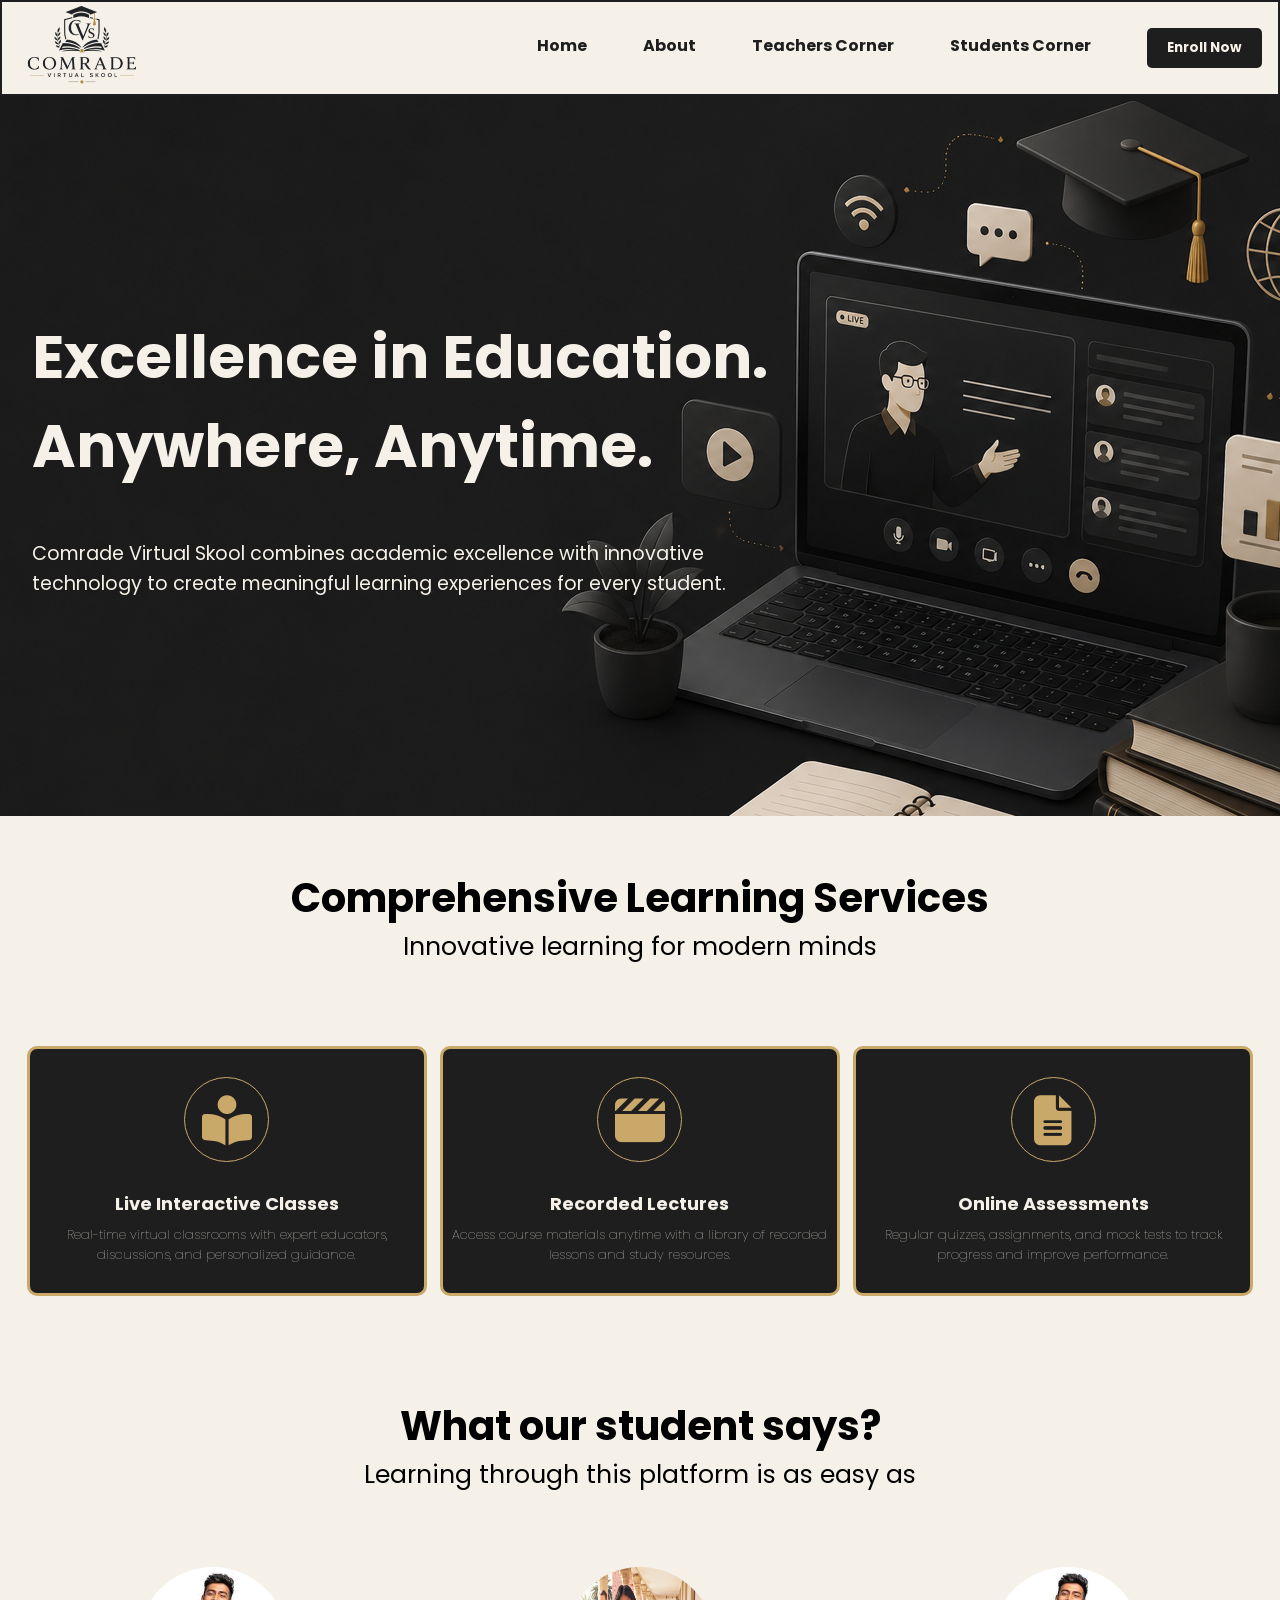
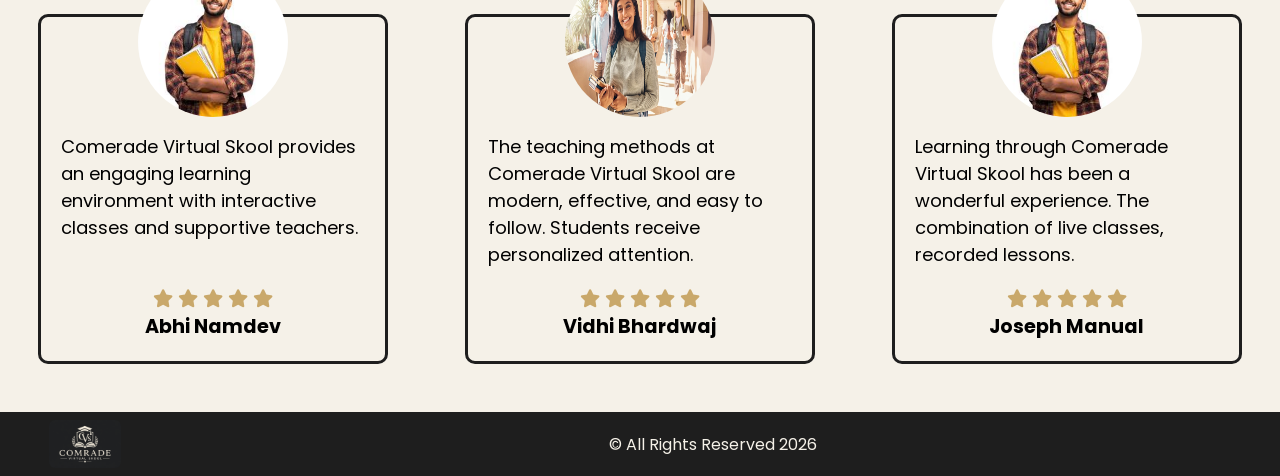
<file: CVS/main/index.html>
<!doctype html>
<html lang="en">

<head>
  <meta charset="UTF-8" />
  <meta name="viewport" content="width=device-width, initial-scale=1.0" />
  <title>Virtual Skool</title>
  <link rel="preconnect" href="https://fonts.googleapis.com" />
  <link rel="preconnect" href="https://fonts.gstatic.com" crossorigin />
  <link href="https://fonts.googleapis.com/css2?family=Poppins:wght@400;500;600;700;800&display=swap"
    rel="stylesheet" />
  <link rel="stylesheet" href="https://cdnjs.cloudflare.com/ajax/libs/font-awesome/6.7.2/css/all.min.css" />

  <!-- css -->
  <link rel="stylesheet" href="./style.css" />
  <link rel="stylesheet" href="./hero/hero.css" />
  <link rel="stylesheet" href="./services/services.css" />
  <link rel="stylesheet" href="./testimonial/testimonial.css" />
  <link rel="stylesheet" href="./contact-us/contact.css" />
</head>

<body>
  <div class="mainpage">
    <header class="head">
      <a href="./index.html">
        <img src="./Images/logocvs-removebg-preview.png" alt="Comrade Virtual Skool logo" class="logo" />
      </a>
      <nav class="links">
        <a href="#">Home</a>
        <a href="./about/about.html">About</a>
        <a href="./admission/admission.html">Teachers Corner</a>
        <a href="./student-corner/studencorner.html">Students Corner</a>

        <button class="button" onclick="window.location.href = './contact-us/contact.html'">
          Enroll Now
        </button>
      </nav>
    </header>
    <main class="page">
      <div class="hero">
        <div class="heroContent">
          <h1>Excellence in Education. Anywhere, Anytime.</h1>
          <p>
            Comrade Virtual Skool combines academic excellence with innovative
            technology to create meaningful learning experiences for every
            student.
          </p>
        </div>
      </div>

      <div class="services">
        <div class="title">
          <h2>Comprehensive Learning Services</h2>
          <p>Innovative learning for modern minds</p>
        </div>
        <div class="cards">
          <div class="card">
            <div class="icon">
              <i class="fa-solid fa-book-open-reader" style="color: #c9a86a"></i>
            </div>
            <div class="cardheader">
              <h3>Live Interactive Classes</h3>
              <p>
                Real-time virtual classrooms with expert educators,
                discussions, and personalized guidance.
              </p>
            </div>
          </div>
          <div class="card">
            <div class="icon">
              <i class="fa-solid fa-clapperboard" style="color: #c9a86a"></i>
            </div>
            <div class="cardheader">
              <h3>Recorded Lectures</h3>
              <p>
                Access course materials anytime with a library of recorded
                lessons and study resources.
              </p>
            </div>
          </div>
          <div class="card">
            <div class="icon">
              <i class="fa-solid fa-file-lines" style="color: #c9a86a"></i>
            </div>
            <div class="cardheader">
              <h3>Online Assessments</h3>
              <p>
                Regular quizzes, assignments, and mock tests to track progress
                and improve performance.
              </p>
            </div>
          </div>
        </div>
      </div>

      <div class="testimonial">
        <div class="title">
          <h2>What our student says?</h2>
          <p>Learning through this platform is as easy as</p>
        </div>
        <div class="cards">
          <div class="tscard">
            <img src="./Images/jklm.jpg" alt="joseph" />
            <p>
              Comerade Virtual Skool provides an engaging learning environment with interactive classes and supportive
              teachers.

            </p>
            <div class="cardx">
              <div class="rating">
                <i class="fa-solid fa-star"></i>
                <i class="fa-solid fa-star"></i>
                <i class="fa-solid fa-star"></i>
                <i class="fa-solid fa-star"></i>
                <i class="fa-solid fa-star"></i>
              </div>

              <h3>Abhi Namdev</h3>
            </div>
          </div>
          <div class="tscard">
            <img src="./Images/gurlll.webp" alt="joseph" />
            <p>
              The teaching methods at Comerade Virtual Skool are modern, effective, and easy to follow.
              Students receive personalized attention.
            <div class="cardx">
              <div class="rating">
                <i class="fa-solid fa-star"></i>
                <i class="fa-solid fa-star"></i>
                <i class="fa-solid fa-star"></i>
                <i class="fa-solid fa-star"></i>
                <i class="fa-solid fa-star"></i>
              </div>

              <h3>Vidhi Bhardwaj</h3>
            </div>
          </div>
          <div class="tscard">
            <img src="./Images/jklm.jpg" alt="joseph" />
            <p>
              Learning through Comerade Virtual Skool has been a wonderful experience.
              The combination of live classes, recorded lessons.
            <div class="cardx">
              <div class="cardx">
                <div class="rating">
                  <i class="fa-solid fa-star"></i>
                  <i class="fa-solid fa-star"></i>
                  <i class="fa-solid fa-star"></i>
                  <i class="fa-solid fa-star"></i>
                  <i class="fa-solid fa-star"></i>
                </div>
                <h3>Joseph Manual</h3>
              </div>
            </div>
          </div>
        </div>
    </main>

    <footer class="footer">
      <img src="./Images/inverselogo.png" alt="logo" class="footer-logo" />
      <p>&copy; All Rights Reserved 2026</p>
    </footer>
    <nav class="bottom-nav">
      <a href="./index.html"><i class="fa-solid fa-house"></i><span>Home</span></a>
      <a href="./about/about.html"><i class="fa-solid fa-info-circle"></i><span>About</span></a>
      <a href="./admission/admission.html"><i class="fa-solid fa-chalkboard-teacher"></i><span>Teachers</span></a>
      <a href="./student-corner/studencorner.html"><i class="fa-solid fa-user-graduate"></i><span>Students</span></a>
      <a href="./contact-us/contact.html"><i class="fa-solid fa-envelope"></i><span>Contact</span></a>
    </nav>
  </div>
</body>

</html>
</file>
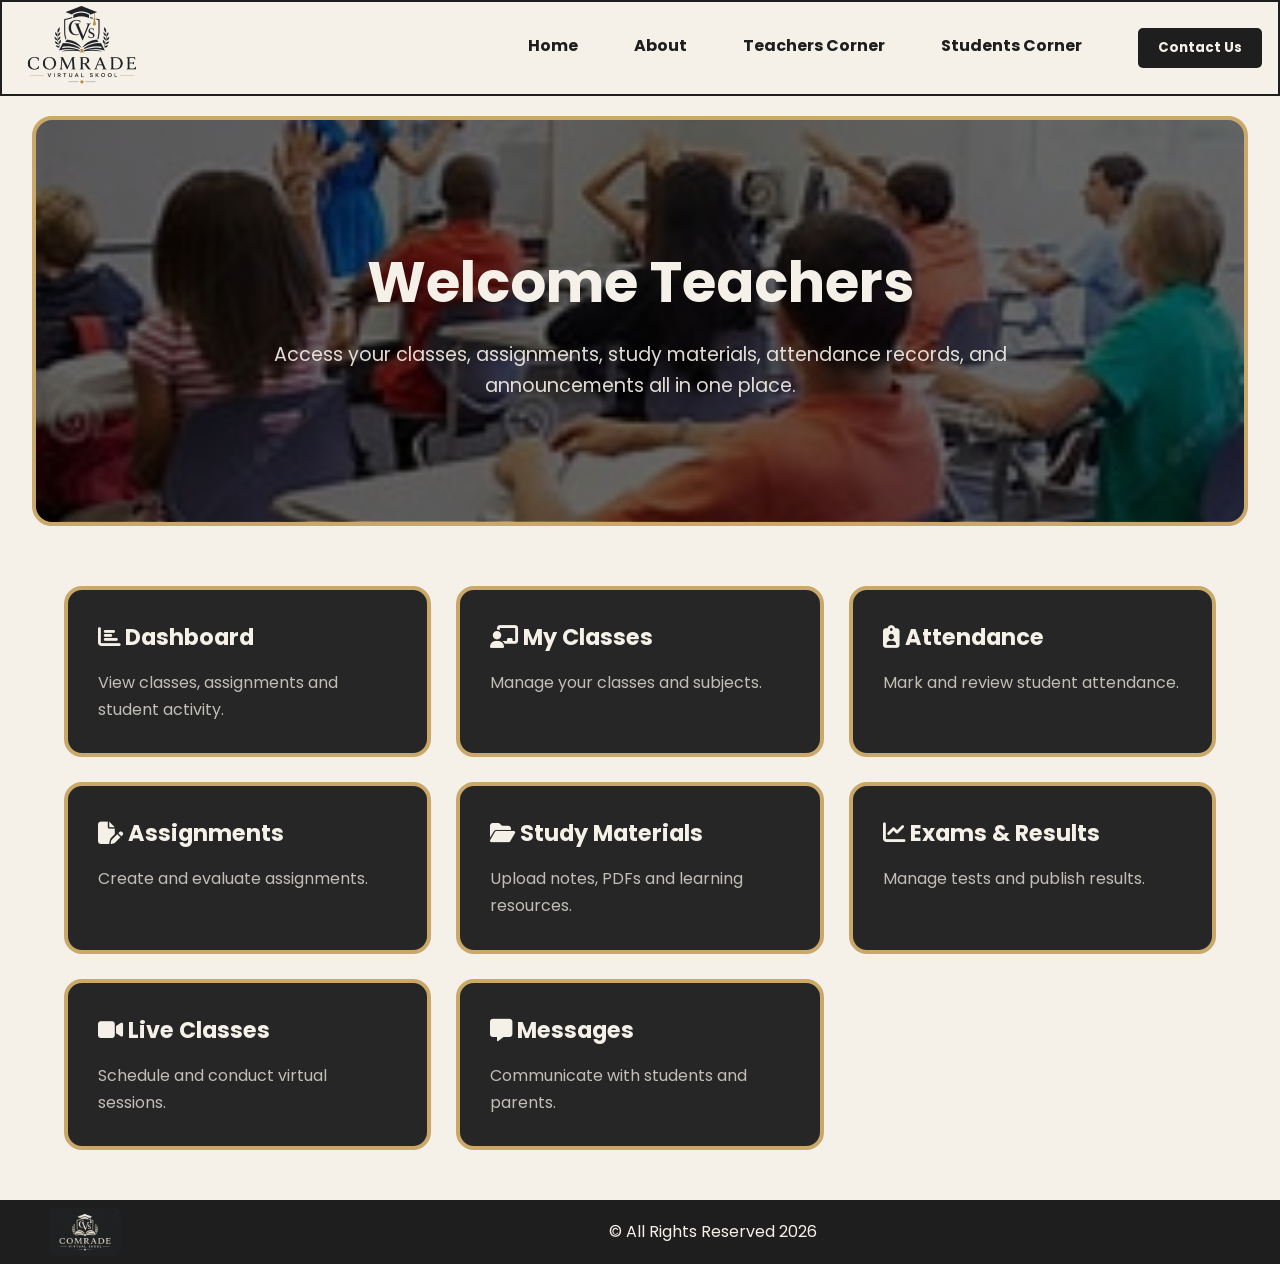
<file: CVS/admission/admission.html>
<!doctype html>
<html lang="en">
  <head>
    <meta charset="UTF-8" />
    <meta name="viewport" content="width=device-width, initial-scale=1.0" />
    <title>Teacher Corner | Comerade Virtual Schools</title>
    <link rel="preconnect" href="https://fonts.googleapis.com" />
    <link rel="preconnect" href="https://fonts.gstatic.com" crossorigin />
    <link
      href="https://fonts.googleapis.com/css2?family=Poppins:wght@400;500;600;700;800&display=swap"
      rel="stylesheet"
    />
    <link
      rel="stylesheet"
      href="https://cdnjs.cloudflare.com/ajax/libs/font-awesome/6.7.2/css/all.min.css"
    />
    <link rel="stylesheet" href="admission.css" />
    <link rel="stylesheet" href="../main/style.css" />
  </head>
  <body>
    <div class="mainpage">
      <header class="head">
        <a href="../main/index.html">
          <img
            src="../Images/logocvs-removebg-preview.png"
            alt="Comrade Virtual Skool logo"
            class="logo"
          />
        </a>
        <nav class="links">
          <a href="../main/index.html">Home</a>
          <a href="../about/about.html">About</a>
          <a href="../admission/admission.html">Teachers Corner</a>
          <a href="../student-corner/studencorner.html">Students Corner</a>

          <button
            class="button"
            onclick="window.location.href = '../main/contact-us/contact.html'"
          >
            Contact Us
          </button>
        </nav>
      </header>

      <div class="welcome">
        <h2>Welcome Teachers</h2>
        <p>
          Access your classes, assignments, study materials, attendance records,
          and announcements all in one place.
        </p>
      </div>
      <div class="container">
        <div class="card">
          <h2><i class="fa-solid fa-chart-bar"></i> Dashboard</h2>
          <p>View classes, assignments and student activity.</p>
        </div>

        <div class="card">
          <h2><i class="fa-solid fa-chalkboard-user"></i> My Classes</h2>
          <p>Manage your classes and subjects.</p>
        </div>

        <div class="card">
          <h2><i class="fa-solid fa-clipboard-user"></i> Attendance</h2>
          <p>Mark and review student attendance.</p>
        </div>

        <div class="card">
          <h2><i class="fa-solid fa-file-pen"></i> Assignments</h2>
          <p>Create and evaluate assignments.</p>
        </div>

        <div class="card">
          <h2><i class="fa-solid fa-folder-open"></i> Study Materials</h2>
          <p>Upload notes, PDFs and learning resources.</p>
        </div>

        <div class="card">
          <h2><i class="fa-solid fa-chart-line"></i> Exams & Results</h2>
          <p>Manage tests and publish results.</p>
        </div>

        <div class="card">
          <h2><i class="fa-solid fa-video"></i> Live Classes</h2>
          <p>Schedule and conduct virtual sessions.</p>
        </div>

        <div class="card">
          <h2><i class="fa-solid fa-message"></i> Messages</h2>
          <p>Communicate with students and parents.</p>
        </div>
      </div>
      <footer class="footer">
        <img src="../Images/inverselogo.png" alt="logo" class="footer-logo" />
        <p>&copy; All Rights Reserved 2026</p>
      </footer>
    </div>
  </body>
</html>
</file>
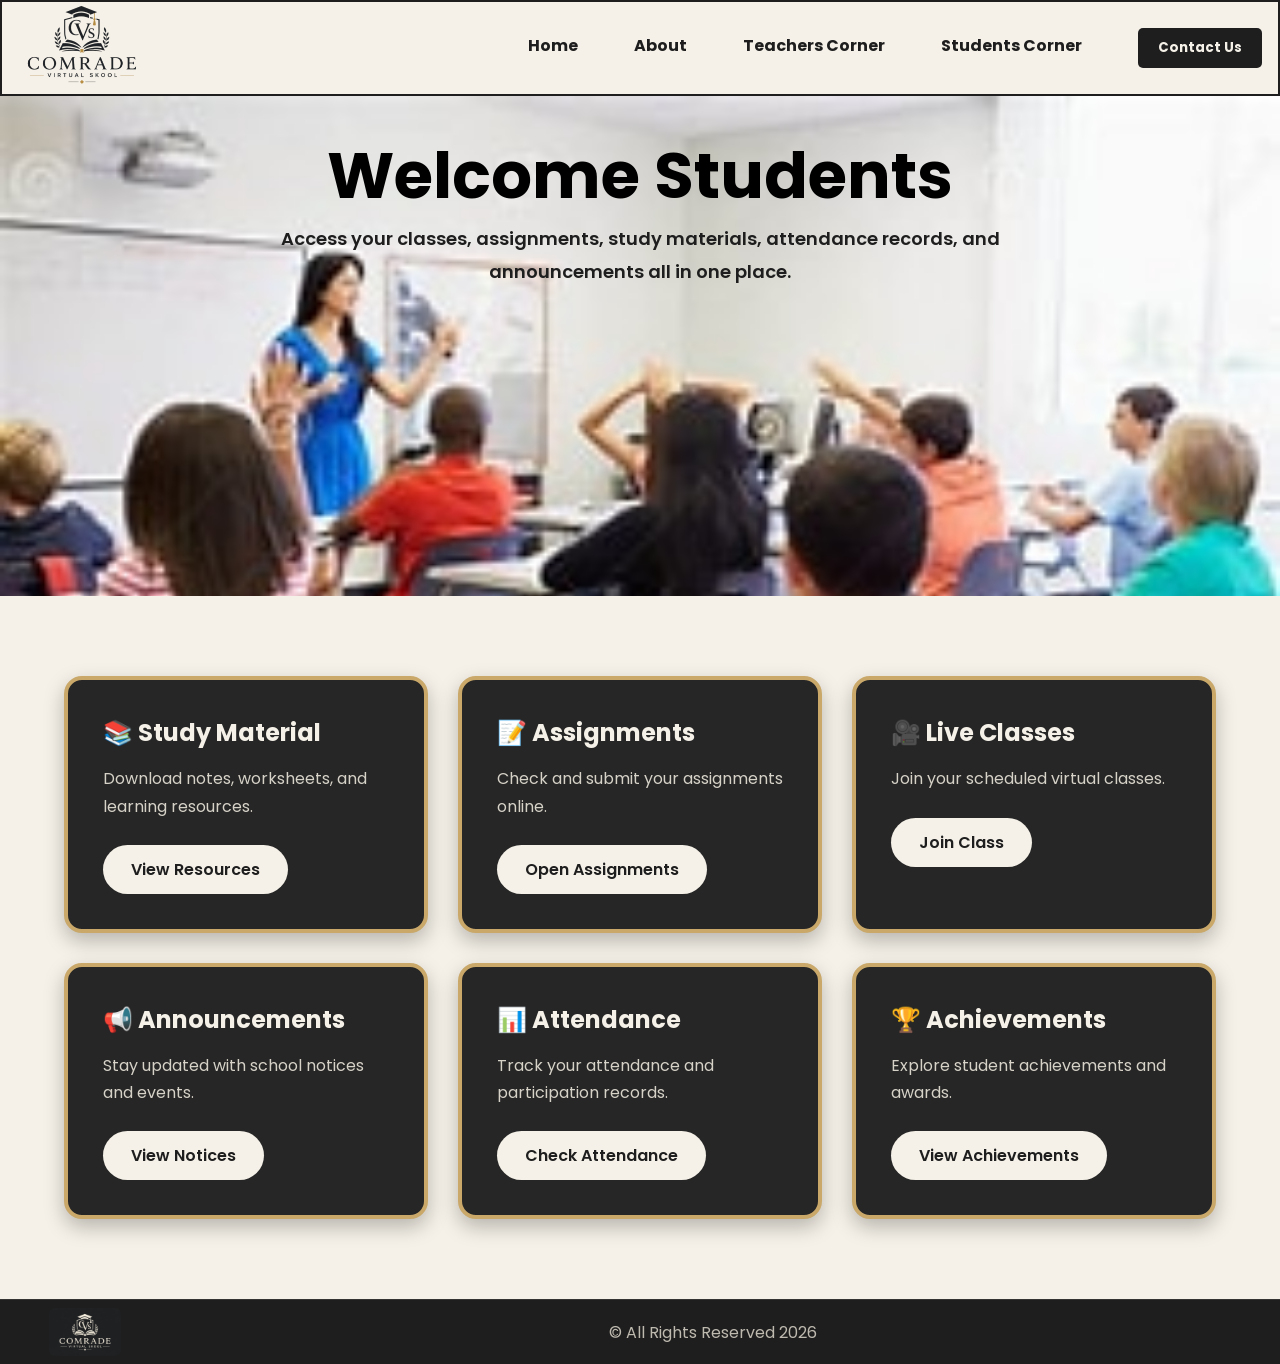
<file: CVS/student corner/studencorner.html>
<!doctype html>
<html lang="en">
  <head>
    <meta charset="UTF-8" />
    <meta name="viewport" content="width=device-width, initial-scale=1.0" />
    <title>Student Corner | Comerade Virtual School</title>
    <link rel="preconnect" href="https://fonts.googleapis.com" />
    <link rel="preconnect" href="https://fonts.gstatic.com" crossorigin />
    <link
      href="https://fonts.googleapis.com/css2?family=Poppins:wght@400;500;600;700;800&display=swap"
      rel="stylesheet"
    />
    <link
      rel="stylesheet"
      href="https://cdnjs.cloudflare.com/ajax/libs/font-awesome/6.7.2/css/all.min.css"
    />
    <link rel="stylesheet" href="studentcorner.css" />
    <link rel="stylesheet" href="../main/style.css" />
  </head>
  <body>
    <div class="mainpage">
      <header class="head">
        <a href="../main/index.html">
          <img
            src="../public/logocvs-removebg-preview.png"
            alt="Comrade Virtual Skool logo"
            class="logo"
          />
        </a>
        <nav class="links">
          <a href="../main/index.html">Home</a>
          <a href="../about/about.html">About</a>
          <a href="../admission/admission.html">Teachers Corner</a>
          <a href="../student corner/studencorner.html">Students Corner</a>

          <button
            class="button"
            onclick="window.location.href = '/main/Contact us/contact.html'"
          >
            Contact Us
          </button>
        </nav>
      </header>

      <section class="welcome">
        <h2>Welcome Students</h2>
        <p>
          Access your classes, assignments, study materials, attendance records,
          and announcements all in one place.
        </p>
      </section>

      <section class="cards">
        <div class="card">
          <h3>📚 Study Material</h3>
          <p>Download notes, worksheets, and learning resources.</p>
          <button>View Resources</button>
        </div>

        <div class="card">
          <h3>📝 Assignments</h3>
          <p>Check and submit your assignments online.</p>
          <button>Open Assignments</button>
        </div>

        <div class="card">
          <h3>🎥 Live Classes</h3>
          <p>Join your scheduled virtual classes.</p>
          <button>Join Class</button>
        </div>

        <div class="card">
          <h3>📢 Announcements</h3>
          <p>Stay updated with school notices and events.</p>
          <button>View Notices</button>
        </div>

        <div class="card">
          <h3>📊 Attendance</h3>
          <p>Track your attendance and participation records.</p>
          <button>Check Attendance</button>
        </div>

        <div class="card">
          <h3>🏆 Achievements</h3>
          <p>Explore student achievements and awards.</p>
          <button>View Achievements</button>
        </div>
      </section>

      <footer class="footer">
        <img src="../public/inverselogo.png" alt="logo" class="footer-logo" />
        <p>&copy; All Rights Reserved 2026</p>
      </footer>
    </div>
  </body>
</html>
</file>
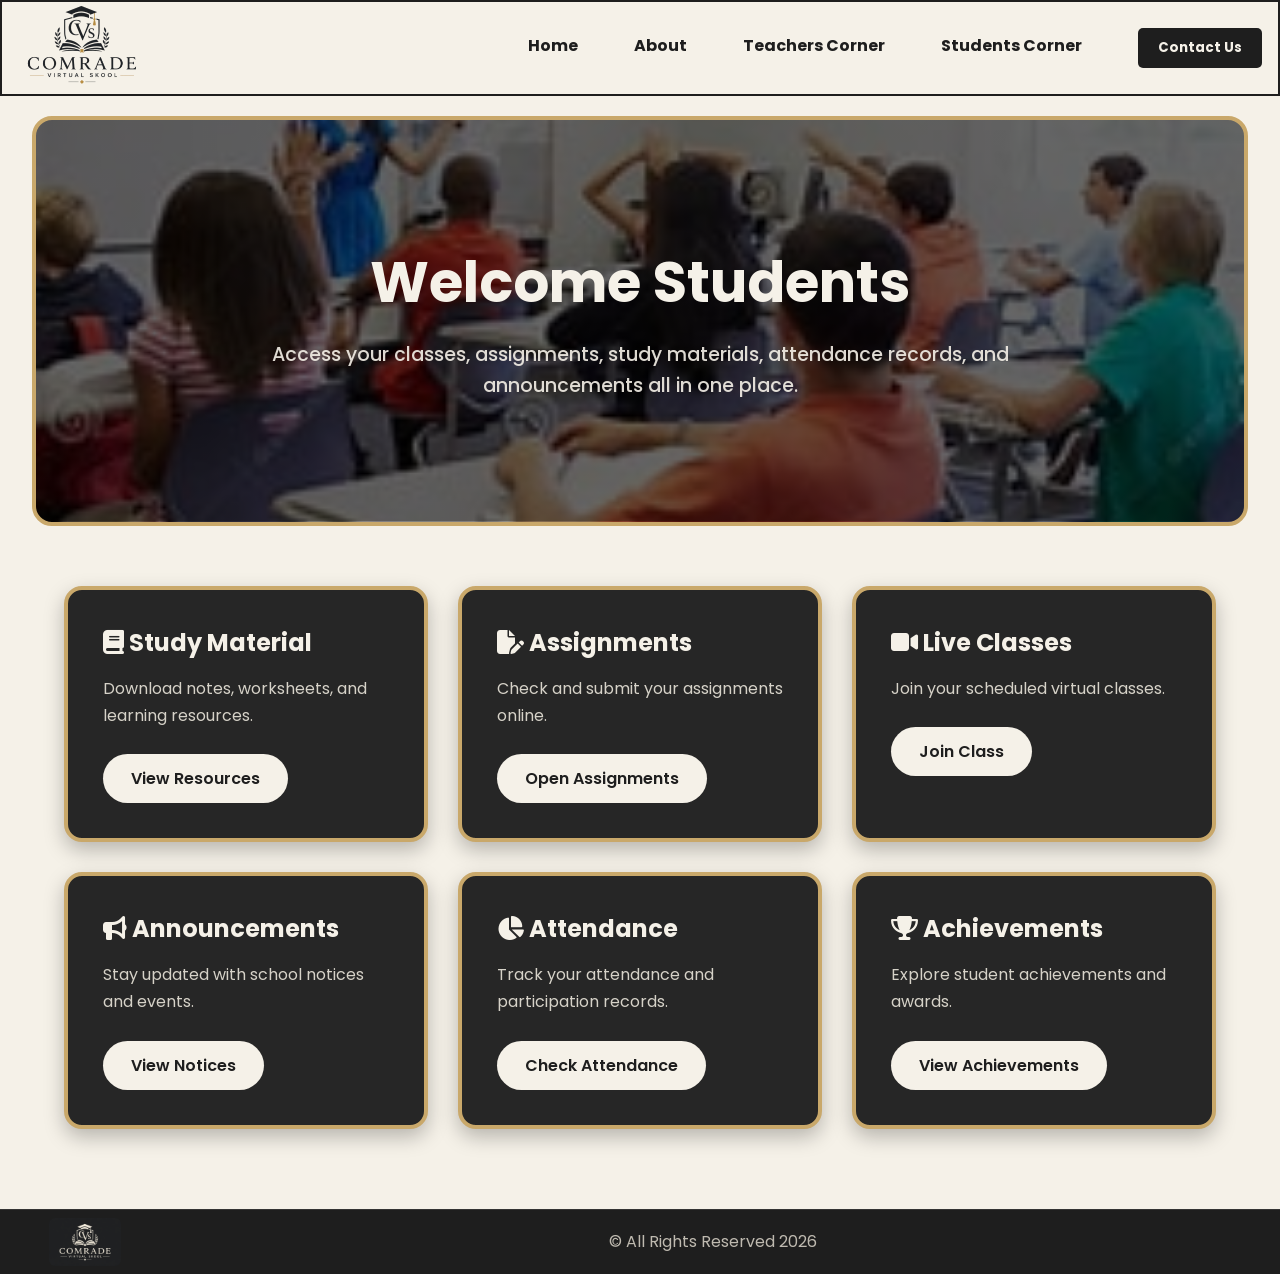
<file: CVS/student-corner/studencorner.html>
<!doctype html>
<html lang="en">
  <head>
    <meta charset="UTF-8" />
    <meta name="viewport" content="width=device-width, initial-scale=1.0" />
    <title>Student Corner | Comerade Virtual School</title>
    <link rel="preconnect" href="https://fonts.googleapis.com" />
    <link rel="preconnect" href="https://fonts.gstatic.com" crossorigin />
    <link
      href="https://fonts.googleapis.com/css2?family=Poppins:wght@400;500;600;700;800&display=swap"
      rel="stylesheet"
    />
    <link
      rel="stylesheet"
      href="https://cdnjs.cloudflare.com/ajax/libs/font-awesome/6.7.2/css/all.min.css"
    />
    <link rel="stylesheet" href="studentcorner.css" />
    <link rel="stylesheet" href="../main/style.css" />
  </head>
  <body>
    <div class="mainpage">
      <header class="head">
        <a href="../main/index.html">
          <img
            src="../Images/logocvs-removebg-preview.png"
            alt="Comrade Virtual Skool logo"
            class="logo"
          />
        </a>
        <nav class="links">
          <a href="../main/index.html">Home</a>
          <a href="../about/about.html">About</a>
          <a href="../admission/admission.html">Teachers Corner</a>
          <a href="../student-corner/studencorner.html">Students Corner</a>

          <button
            class="button"
            onclick="window.location.href = '../main/contact-us/contact.html'"
          >
            Contact Us
          </button>
        </nav>
      </header>

      <section class="welcome">
        <h2>Welcome Students</h2>
        <p>
          Access your classes, assignments, study materials, attendance records,
          and announcements all in one place.
        </p>
      </section>

      <section class="cards">
        <div class="card">
          <h3><i class="fa-solid fa-book"></i> Study Material</h3>
          <p>Download notes, worksheets, and learning resources.</p>
          <button>View Resources</button>
        </div>

        <div class="card">
          <h3><i class="fa-solid fa-file-pen"></i> Assignments</h3>
          <p>Check and submit your assignments online.</p>
          <button>Open Assignments</button>
        </div>

        <div class="card">
          <h3><i class="fa-solid fa-video"></i> Live Classes</h3>
          <p>Join your scheduled virtual classes.</p>
          <button>Join Class</button>
        </div>

        <div class="card">
          <h3><i class="fa-solid fa-bullhorn"></i> Announcements</h3>
          <p>Stay updated with school notices and events.</p>
          <button>View Notices</button>
        </div>

        <div class="card">
          <h3><i class="fa-solid fa-chart-pie"></i> Attendance</h3>
          <p>Track your attendance and participation records.</p>
          <button>Check Attendance</button>
        </div>

        <div class="card">
          <h3><i class="fa-solid fa-trophy"></i> Achievements</h3>
          <p>Explore student achievements and awards.</p>
          <button>View Achievements</button>
        </div>
      </section>

      <footer class="footer">
        <img src="../Images/inverselogo.png" alt="logo" class="footer-logo" />
        <p>&copy; All Rights Reserved 2026</p>
      </footer>
    </div>
  </body>
</html>
</file>
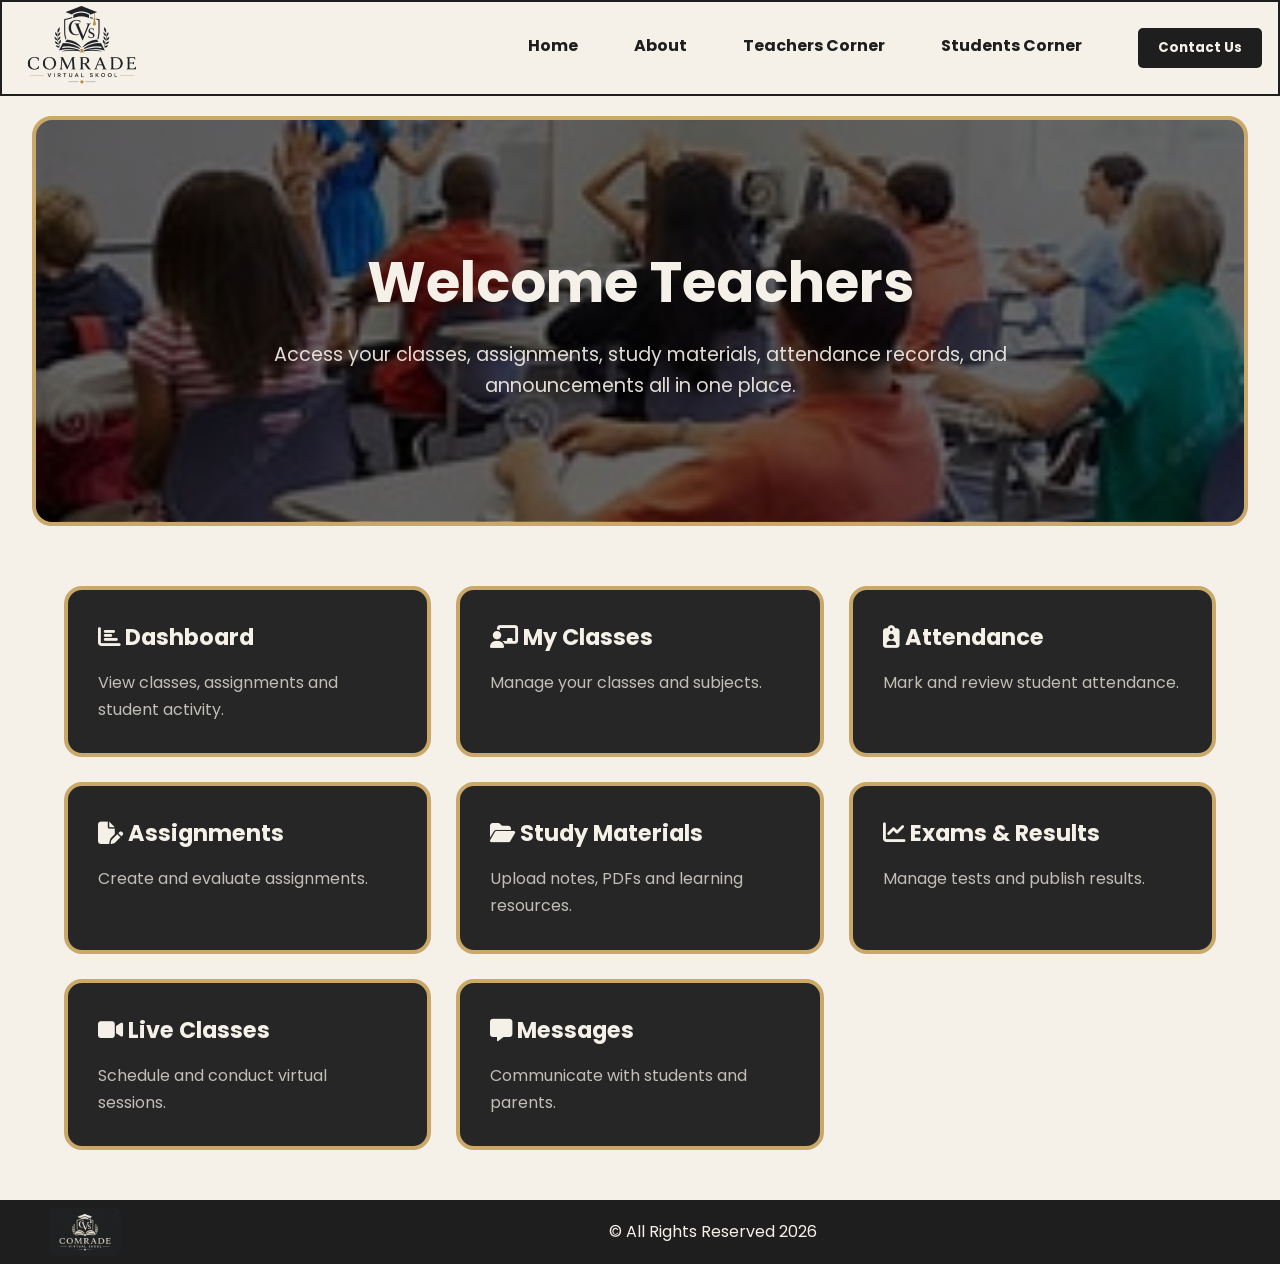
<file: CVS/main/admission/admission.html>
<!doctype html>
<html lang="en">
  <head>
    <meta charset="UTF-8" />
    <meta name="viewport" content="width=device-width, initial-scale=1.0" />
    <title>Teacher Corner | Comerade Virtual Schools</title>
    <link rel="preconnect" href="https://fonts.googleapis.com" />
    <link rel="preconnect" href="https://fonts.gstatic.com" crossorigin />
    <link
      href="https://fonts.googleapis.com/css2?family=Poppins:wght@400;500;600;700;800&display=swap"
      rel="stylesheet"
    />
    <link
      rel="stylesheet"
      href="https://cdnjs.cloudflare.com/ajax/libs/font-awesome/6.7.2/css/all.min.css"
    />
    <link rel="stylesheet" href="admission.css" />
    <link rel="stylesheet" href="../style.css" />
  </head>
  <body>
    <div class="mainpage">
      <header class="head">
        <a href="../index.html">
          <img
            src="../Images/logocvs-removebg-preview.png"
            alt="Comrade Virtual Skool logo"
            class="logo"
          />
        </a>
        <nav class="links">
          <a href="../index.html">Home</a>
          <a href="../about/about.html">About</a>
          <a href="../admission/admission.html">Teachers Corner</a>
          <a href="../student-corner/studencorner.html">Students Corner</a>

          <button
            class="button"
            onclick="window.location.href = '../contact-us/contact.html'"
          >
            Contact Us
          </button>
        </nav>
      </header>

      <div class="welcome">
        <h2>Welcome Teachers</h2>
        <p>
          Access your classes, assignments, study materials, attendance records,
          and announcements all in one place.
        </p>
      </div>
      <div class="container">
        <div class="card">
          <h2><i class="fa-solid fa-chart-bar"></i> Dashboard</h2>
          <p>View classes, assignments and student activity.</p>
        </div>

        <div class="card">
          <h2><i class="fa-solid fa-chalkboard-user"></i> My Classes</h2>
          <p>Manage your classes and subjects.</p>
        </div>

        <div class="card">
          <h2><i class="fa-solid fa-clipboard-user"></i> Attendance</h2>
          <p>Mark and review student attendance.</p>
        </div>

        <div class="card">
          <h2><i class="fa-solid fa-file-pen"></i> Assignments</h2>
          <p>Create and evaluate assignments.</p>
        </div>

        <div class="card">
          <h2><i class="fa-solid fa-folder-open"></i> Study Materials</h2>
          <p>Upload notes, PDFs and learning resources.</p>
        </div>

        <div class="card">
          <h2><i class="fa-solid fa-chart-line"></i> Exams & Results</h2>
          <p>Manage tests and publish results.</p>
        </div>

        <div class="card">
          <h2><i class="fa-solid fa-video"></i> Live Classes</h2>
          <p>Schedule and conduct virtual sessions.</p>
        </div>

        <div class="card">
          <h2><i class="fa-solid fa-message"></i> Messages</h2>
          <p>Communicate with students and parents.</p>
        </div>
      </div>
      <footer class="footer">
        <img src="../Images/inverselogo.png" alt="logo" class="footer-logo" />
        <p>&copy; All Rights Reserved 2026</p>
      </footer>
    <nav class="bottom-nav">
      <a href="../index.html"><i class="fa-solid fa-house"></i><span>Home</span></a>
      <a href="../about/about.html"><i class="fa-solid fa-info-circle"></i><span>About</span></a>
      <a href="../admission/admission.html"><i class="fa-solid fa-chalkboard-teacher"></i><span>Teachers</span></a>
      <a href="../student-corner/studencorner.html"><i class="fa-solid fa-user-graduate"></i><span>Students</span></a>
      <a href="../contact-us/contact.html"><i class="fa-solid fa-envelope"></i><span>Contact</span></a>
    </nav>
    </div>
  </body>
</html>
</file>
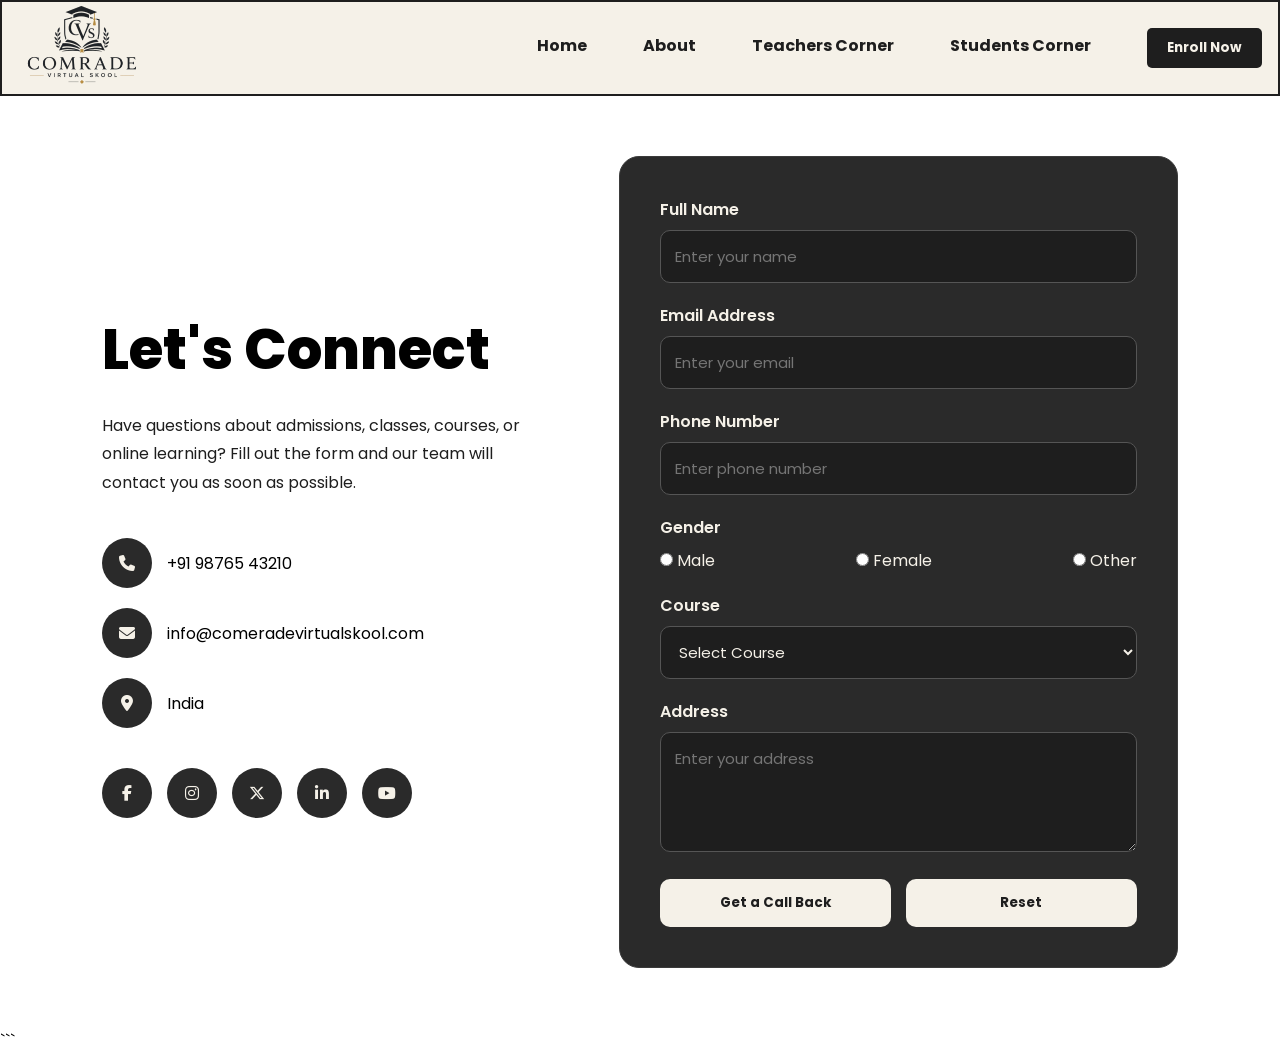
<file: CVS/main/Contact us/contact.html>
<!doctype html>
<html lang="en">
  <head>
    <meta charset="UTF-8" />
    <meta name="viewport" content="width=device-width, initial-scale=1.0" />
    <title>Contact Us | Comerade Virtual Skool</title>

    <link rel="preconnect" href="https://fonts.googleapis.com" />
    <link rel="preconnect" href="https://fonts.gstatic.com" crossorigin />

    <link
      href="https://fonts.googleapis.com/css2?family=Poppins:wght@300;400;500;600;700;800&display=swap"
      rel="stylesheet"
    />

    <link
      rel="stylesheet"
      href="https://cdnjs.cloudflare.com/ajax/libs/font-awesome/6.7.2/css/all.min.css"
    />

    <link rel="stylesheet" href="contact.css" />
    <link rel="stylesheet" href="../style.css" />
  </head>

  <body>
    <header class="head">
      <a href="../main/index.html">
        <img
          src="../../public/logocvs-removebg-preview.png"
          alt="Comrade Virtual Skool logo"
          class="logo"
        />
      </a>
      <nav class="links">
        <a href="#">Home</a>
        <a href="../../about/about.html">About</a>
        <a href="../../admission/admission.html">Teachers Corner</a>
        <a href="../../student corner/studencorner.html">Students Corner</a>

        <button
          class="button"
          onclick="window.location.href = '/main/Contact us/contact.html'"
        >
          Enroll Now
        </button>
      </nav>
    </header>

    <section class="container">
      <div class="left">
        <h1 class="contact-title">Let's Connect</h1>

        <p class="contact-text">
          Have questions about admissions, classes, courses, or online learning?
          Fill out the form and our team will contact you as soon as possible.
        </p>

        <div class="contact-item">
          <i class="fa-solid fa-phone"></i>
          <span>+91 98765 43210</span>
        </div>

        <div class="contact-item">
          <i class="fa-solid fa-envelope"></i>
          <span>info@comeradevirtualskool.com</span>
        </div>

        <div class="contact-item">
          <i class="fa-solid fa-location-dot"></i>
          <span>India</span>
        </div>

        <div class="socials">
          <a href="#"><i class="fab fa-facebook-f"></i></a>
          <a href="#"><i class="fab fa-instagram"></i></a>
          <a href="#"><i class="fab fa-x-twitter"></i></a>
          <a href="#"><i class="fab fa-linkedin-in"></i></a>
          <a href="#"><i class="fab fa-youtube"></i></a>
        </div>
      </div>

      <div class="right">
        <form class="contact-form">
          <label class="form-label">Full Name</label>
          <input
            class="form-input"
            type="text"
            placeholder="Enter your name"
            required
          />

          <label class="form-label">Email Address</label>
          <input
            class="form-input"
            type="email"
            placeholder="Enter your email"
            required
          />

          <label class="form-label">Phone Number</label>
          <input
            class="form-input"
            type="tel"
            placeholder="Enter phone number"
            required
          />

          <label class="form-label">Gender</label>

          <div class="gender-group">
            <label><input type="radio" name="gender" /> Male</label>
            <label><input type="radio" name="gender" /> Female</label>
            <label><input type="radio" name="gender" /> Other</label>
          </div>

          <label class="form-label">Course</label>

          <select class="form-select">
            <option>Select Course</option>
            <option>Mathematics</option>
            <option>Science</option>
            <option>English</option>
            <option>Hindi</option>
            <option>Computer Science</option>
            <option>Web Development</option>
            <option>Python Programming</option>
            <option>Artificial Intelligence</option>
            <option>Cyber Security</option>
            <option>Graphic Design</option>
            <option>Digital Marketing</option>
          </select>

          <label class="form-label">Address</label>

          <textarea
            class="form-textarea"
            placeholder="Enter your address"
          ></textarea>

          <div class="action">
            <input class="submit-btn" type="submit" value="Get a Call Back" />

            <input class="reset-btn" type="reset" value="Reset" />
          </div>
        </form>
      </div>
    </section>
  </body>
</html>
```
</file>
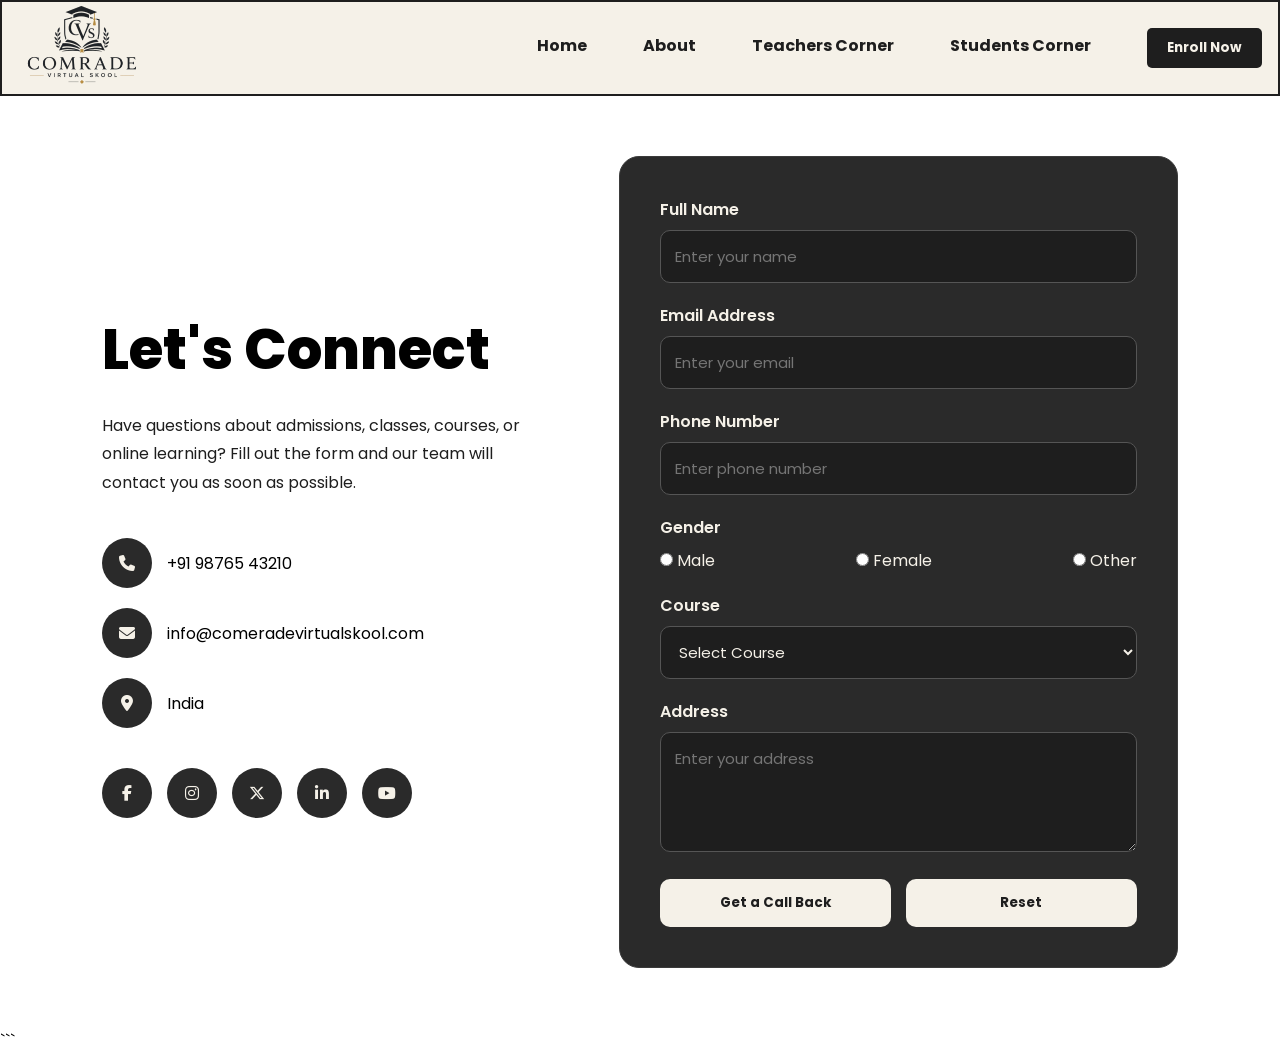
<file: CVS/main/contact-us/contact.html>
<!doctype html>
<html lang="en">
  <head>
    <meta charset="UTF-8" />
    <meta name="viewport" content="width=device-width, initial-scale=1.0" />
    <title>Contact Us | Comerade Virtual Skool</title>

    <link rel="preconnect" href="https://fonts.googleapis.com" />
    <link rel="preconnect" href="https://fonts.gstatic.com" crossorigin />

    <link
      href="https://fonts.googleapis.com/css2?family=Poppins:wght@300;400;500;600;700;800&display=swap"
      rel="stylesheet"
    />

    <link
      rel="stylesheet"
      href="https://cdnjs.cloudflare.com/ajax/libs/font-awesome/6.7.2/css/all.min.css"
    />

    <link rel="stylesheet" href="contact.css" />
    <link rel="stylesheet" href="../style.css" />
  </head>

  <body>
    <header class="head">
      <a href="../index.html">
        <img
          src="../Images/logocvs-removebg-preview.png"
          alt="Comrade Virtual Skool logo"
          class="logo"
        />
      </a>
      <nav class="links">
        <a href="#">Home</a>
        <a href="../about/about.html">About</a>
        <a href="../admission/admission.html">Teachers Corner</a>
        <a href="../student-corner/studencorner.html">Students Corner</a>

        <button class="button" onclick="window.location.href = 'contact.html'">
          Enroll Now
        </button>
      </nav>
    </header>

    <section class="container">
      <div class="left">
        <h1 class="contact-title">Let's Connect</h1>

        <p class="contact-text">
          Have questions about admissions, classes, courses, or online learning?
          Fill out the form and our team will contact you as soon as possible.
        </p>

        <div class="contact-item">
          <i class="fa-solid fa-phone"></i>
          <span>+91 98765 43210</span>
        </div>

        <div class="contact-item">
          <i class="fa-solid fa-envelope"></i>
          <span>info@comeradevirtualskool.com</span>
        </div>

        <div class="contact-item">
          <i class="fa-solid fa-location-dot"></i>
          <span>India</span>
        </div>

        <div class="socials">
          <a href="#"><i class="fab fa-facebook-f"></i></a>
          <a href="#"><i class="fab fa-instagram"></i></a>
          <a href="#"><i class="fab fa-x-twitter"></i></a>
          <a href="#"><i class="fab fa-linkedin-in"></i></a>
          <a href="#"><i class="fab fa-youtube"></i></a>
        </div>
      </div>

      <div class="right">
        <form class="contact-form">
          <label class="form-label">Full Name</label>
          <input
            class="form-input"
            type="text"
            placeholder="Enter your name"
            required
          />

          <label class="form-label">Email Address</label>
          <input
            class="form-input"
            type="email"
            placeholder="Enter your email"
            required
          />

          <label class="form-label">Phone Number</label>
          <input
            class="form-input"
            type="tel"
            placeholder="Enter phone number"
            required
          />

          <label class="form-label">Gender</label>

          <div class="gender-group">
            <label><input type="radio" name="gender" /> Male</label>
            <label><input type="radio" name="gender" /> Female</label>
            <label><input type="radio" name="gender" /> Other</label>
          </div>

          <label class="form-label">Course</label>

          <select class="form-select">
            <option>Select Course</option>
            <option>Mathematics</option>
            <option>Science</option>
            <option>English</option>
            <option>Hindi</option>
            <option>Computer Science</option>
            <option>Web Development</option>
            <option>Python Programming</option>
            <option>Artificial Intelligence</option>
            <option>Cyber Security</option>
            <option>Graphic Design</option>
            <option>Digital Marketing</option>
          </select>

          <label class="form-label">Address</label>

          <textarea
            class="form-textarea"
            placeholder="Enter your address"
          ></textarea>

          <div class="action">
            <input class="submit-btn" type="submit" value="Get a Call Back" />

            <input class="reset-btn" type="reset" value="Reset" />
          </div>
        </form>
      </div>
    </section>
    <nav class="bottom-nav">
      <a href="../index.html"><i class="fa-solid fa-house"></i><span>Home</span></a>
      <a href="../about/about.html"><i class="fa-solid fa-info-circle"></i><span>About</span></a>
      <a href="../admission/admission.html"><i class="fa-solid fa-chalkboard-teacher"></i><span>Teachers</span></a>
      <a href="../student-corner/studencorner.html"><i class="fa-solid fa-user-graduate"></i><span>Students</span></a>
      <a href="../contact-us/contact.html"><i class="fa-solid fa-envelope"></i><span>Contact</span></a>
    </nav>
  </body>
</html>
```
</file>
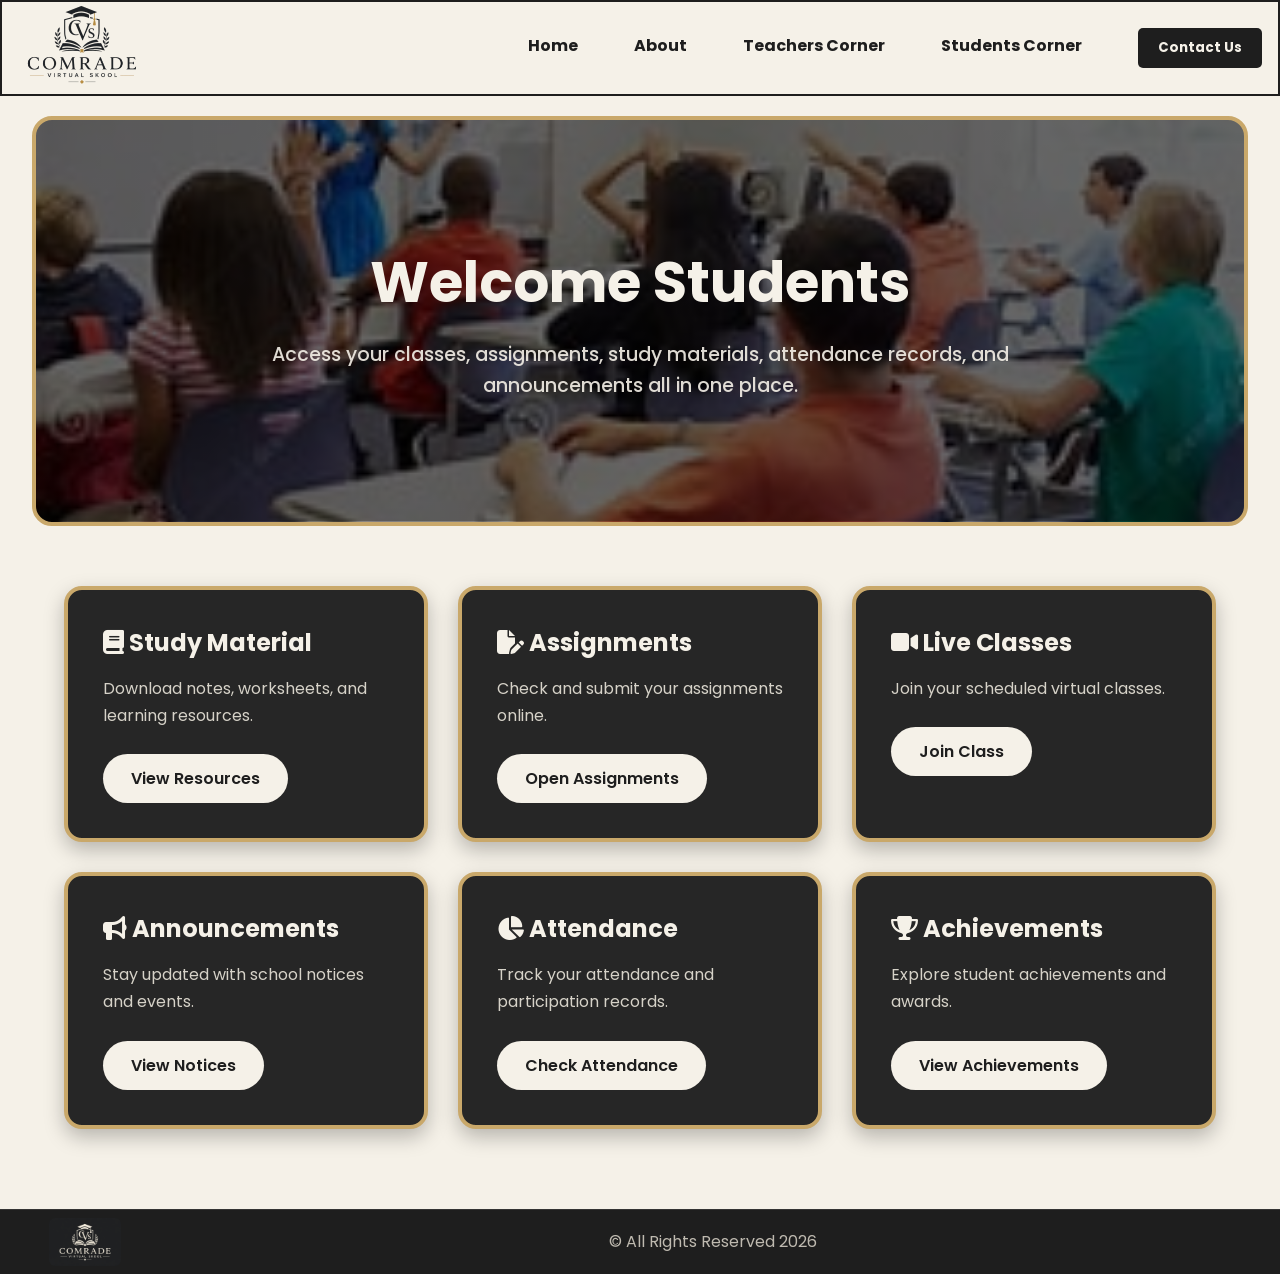
<file: CVS/main/student-corner/studencorner.html>
<!doctype html>
<html lang="en">
  <head>
    <meta charset="UTF-8" />
    <meta name="viewport" content="width=device-width, initial-scale=1.0" />
    <title>Student Corner | Comerade Virtual School</title>
    <link rel="preconnect" href="https://fonts.googleapis.com" />
    <link rel="preconnect" href="https://fonts.gstatic.com" crossorigin />
    <link
      href="https://fonts.googleapis.com/css2?family=Poppins:wght@400;500;600;700;800&display=swap"
      rel="stylesheet"
    />
    <link
      rel="stylesheet"
      href="https://cdnjs.cloudflare.com/ajax/libs/font-awesome/6.7.2/css/all.min.css"
    />
    <link rel="stylesheet" href="studentcorner.css" />
    <link rel="stylesheet" href="../style.css" />
  </head>
  <body>
    <div class="mainpage">
      <header class="head">
        <a href="../index.html">
          <img
            src="../Images/logocvs-removebg-preview.png"
            alt="Comrade Virtual Skool logo"
            class="logo"
          />
        </a>
        <nav class="links">
          <a href="../index.html">Home</a>
          <a href="../about/about.html">About</a>
          <a href="../admission/admission.html">Teachers Corner</a>
          <a href="../student-corner/studencorner.html">Students Corner</a>

          <button
            class="button"
            onclick="window.location.href = '../contact-us/contact.html'"
          >
            Contact Us
          </button>
        </nav>
      </header>

      <section class="welcome">
        <h2>Welcome Students</h2>
        <p>
          Access your classes, assignments, study materials, attendance records,
          and announcements all in one place.
        </p>
      </section>

      <section class="cards">
        <div class="card">
          <h3><i class="fa-solid fa-book"></i> Study Material</h3>
          <p>Download notes, worksheets, and learning resources.</p>
          <button>View Resources</button>
        </div>

        <div class="card">
          <h3><i class="fa-solid fa-file-pen"></i> Assignments</h3>
          <p>Check and submit your assignments online.</p>
          <button>Open Assignments</button>
        </div>

        <div class="card">
          <h3><i class="fa-solid fa-video"></i> Live Classes</h3>
          <p>Join your scheduled virtual classes.</p>
          <button>Join Class</button>
        </div>

        <div class="card">
          <h3><i class="fa-solid fa-bullhorn"></i> Announcements</h3>
          <p>Stay updated with school notices and events.</p>
          <button>View Notices</button>
        </div>

        <div class="card">
          <h3><i class="fa-solid fa-chart-pie"></i> Attendance</h3>
          <p>Track your attendance and participation records.</p>
          <button>Check Attendance</button>
        </div>

        <div class="card">
          <h3><i class="fa-solid fa-trophy"></i> Achievements</h3>
          <p>Explore student achievements and awards.</p>
          <button>View Achievements</button>
        </div>
      </section>

      <footer class="footer">
        <img src="../Images/inverselogo.png" alt="logo" class="footer-logo" />
        <p>&copy; All Rights Reserved 2026</p>
      </footer>
    <nav class="bottom-nav">
      <a href="../index.html"><i class="fa-solid fa-house"></i><span>Home</span></a>
      <a href="../about/about.html"><i class="fa-solid fa-info-circle"></i><span>About</span></a>
      <a href="../admission/admission.html"><i class="fa-solid fa-chalkboard-teacher"></i><span>Teachers</span></a>
      <a href="../student-corner/studencorner.html"><i class="fa-solid fa-user-graduate"></i><span>Students</span></a>
      <a href="../contact-us/contact.html"><i class="fa-solid fa-envelope"></i><span>Contact</span></a>
    </nav>
    </div>
  </body>
</html>
</file>
<file: CVS/main/style.css>
* {
  margin: 0;
  padding: 0;
  font-family: "Poppins", Arial, Helvetica, sans-serif;
  box-sizing: border-box;
  transition: all 0.3s ease-in-out;
  user-select: none;
}

.mainpage {
  background-color: #f5f1e8;
}
.page {
  display: flex;
  flex-direction: column;
  justify-content: space-between;
}

.logo {
  margin: 0;
  padding: 0;
  width: 10vw;
  border-radius: 5px;
  margin-left: 1rem;
  scale: 1.2;
}
.head {
  display: flex;
  justify-content: space-between;
  align-items: center;
  background-color: #f5f1e8;
  border: 2px solid #1e1e1e;
}
.links {
  display: flex;
  justify-content: space-between;
  align-items: center;
  gap: 3.5rem;
  margin-right: 1rem;
}
.links a {
  font-weight: bold;
  text-decoration: none;
  color: #1e1e1e;
  padding-bottom: 2px;
  border-bottom: 3px solid #f5f1e8;
}

.links a:hover {
  border-color: #a87808;
}

.button {
  background-color: #1e1e1e;
  color: #f5f1e8;
  border: none;
  border-radius: 5px;
  padding: 10px 20px;
  font-weight: bold;
}
.button:hover {
  transform: scale(1.1);
  color: #f5f1e8;
}

.footer {
  display: flex;
  justify-content: space-around;
  align-items: center;
  background-color: #1e1e1e;
  color: #f5f1e8;
  text-align: center;
  font-size: medium;
  padding: 12px;
}
.footer p {
  width: 80vw;
}
.footer-logo {
  height: 40px;
  border-radius: 5px;
  scale: 1.2;
  display: flex;
  justify-content: center;
  align-items: center;
}
.rating i {
  color: #c9a86a;
  font-size: 18px;
}

.bottom-nav {
  display: none;
}

@media (max-width: 768px) {
  body {
    padding-bottom: 70px;
  }
  .head {
    padding: 5px 10px;
  }
  .logo {
    width: 100px;
    scale: 1;
    margin-left: 0;
  }
  .links {
    display: none;
  }
  .bottom-nav {
    display: flex;
    justify-content: space-around;
    position: fixed;
    bottom: 0;
    left: 0;
    width: 100%;
    background-color: #1e1e1e;
    padding: 10px 0;
    z-index: 1000;
    border-top: 2px solid #c9a86a;
  }
  .bottom-nav a {
    color: #f5f1e8;
    text-decoration: none;
    display: flex;
    flex-direction: column;
    align-items: center;
    font-size: 0.75rem;
    gap: 4px;
  }
  .bottom-nav a i {
    font-size: 1.2rem;
    color: #c9a86a;
  }
  .footer {
    flex-direction: column;
    gap: 15px;
  }
  .footer p {
    width: 100%;
  }
}
</file>
<file: CVS/main/hero/hero.css>
.hero {
  background: url("../Images/hero.png");
  background-position: center;
  height: 80vh;
  display: flex;
  align-items: center;
}

.heroContent h1,
.heroContent p {
  color: #f5f1e8;
}

.heroContent {
  width: 750px;
  margin-left: 2rem;
}

.heroContent h1 {
  font-size: 3.7rem;
  margin-bottom: 3rem;
}

.heroContent p {
  font-size: 1.2rem;
  line-height: 1.6;
  margin: 0 auto;
}

@media (max-width: 768px) {
  .hero {
    min-height: auto;
    height: auto;
    padding: 30px 15px;
    margin: 10px auto;
  }
  .heroContent {
    width: 100%;
    margin-left: 0;
    text-align: center;
  }
  .heroContent h1 {
    font-size: 2.2rem;
    margin-bottom: 1rem;
  }
  .heroContent p {
    font-size: 1rem;
    width: 100%;
  }
}
</file>
<file: CVS/main/services/services.css>
.services {
  display: flex;
  flex-direction: column;
  justify-content: space-between;
  align-items: center;
  padding: 20px;
  height: 500px;
}

.cards {
  width: 100%;
  display: flex;
  align-items: center;
  justify-content: space-around;
}

.card {
  display: flex;
  flex-direction: column;
  justify-content: space-evenly;
  align-items: center;
  height: 250px;
  width: 400px;
  border: 3px solid #c9a86a;
  border-radius: 10px;
  background-color: #1e1e1e;
}

.icon {
  background-color: #1e1e1e;
  border-radius: 100%;
  height: 85px;
  width: 85px;
  display: flex;
  align-items: center;
  justify-content: center;
  font-size: 50px;
  border: 1px solid #c9a86a;
}
.cardheader {
  display: flex;
  flex-direction: column;
  justify-content: space-between;
  align-items: center;
  gap: 0.5rem;
  color: #f5f1e8;
}
.cardheader p {
  text-align: center;
  font-size: small;
  font-weight: lighter;
}

.cardheader h3 {
  font-size: large;
  font-weight: bold;
}
.title h2 {
  font-size: 40px;
}
.title p {
  font-size: 25px;
}
.title {
  display: flex;
  flex-direction: column;
  align-items: center;
  justify-content: center;
  margin-top: 2rem;
  text-align: center;
}

@media (max-width: 768px) {
  .services {
    height: auto;
    padding: 10px;
  }
  .cards {
    flex-direction: column;
    gap: 20px;
    margin-top: 20px;
  }
  .card {
    width: 90%;
    height: auto;
    padding: 20px;
    gap: 15px;
  }
  .title h2 {
    font-size: 25px;
  }
  .title p {
    font-size: 16px;
  }
}
</file>
<file: CVS/main/testimonial/testimonial.css>
.tscard {
  height: 350px;
  width: 350px;
  border-radius: 10px;
  padding: 20px;
  border: 3px solid #1e1e1e;
  display: flex;
  align-items: center;
  flex-direction: column;
  justify-content: space-between;
  position: relative;
}
.tscard img {
  height: 150px;
  width: 150px;
  border-radius: 100%;
  position: absolute;
  top: -50px;
}
.tscard p {
  display: flex;
  align-items: center;
  margin-top: 6rem;
  font-size: large;
}
.cardx {
  display: flex;
  flex-direction: column;
  justify-content: center;
  align-items: center;
}
.testimonial {
  display: flex;
  flex-direction: column;
  justify-content: space-between;
  align-items: center;
  height: 600px;
  margin-bottom: 3rem;
  margin-top: 3rem;
}
.cardx h3 {
  font-size: larger;
}
.rating {
  font-size: large;
}

@media (max-width: 768px) {
  .testimonial {
    height: auto;
    margin-bottom: 2rem;
    margin-top: 2rem;
  }
  .testimonial .cards {
    flex-direction: column;
    gap: 60px;
    margin-top: 40px;
  }
  .tscard {
    width: 90%;
    margin: 0 auto;
    height: auto;
    min-height: 250px;
  }
}
</file>
<file: CVS/main/contact-us/contact.css>
* {
  margin: 0;
  padding: 0;
  box-sizing: border-box;
  font-family: "Poppins", sans-serif;
}

/* MAIN */

.container {
  width: 100%;
  min-height: calc(100vh - 90px);
  padding: 60px 8%;
  display: flex;
  justify-content: space-between;
  align-items: center;
  gap: 60px;
}

/* LEFT */

.left {
  width: 45%;
}

.contact-title {
  font-size: 3.5rem;
  margin-bottom: 20px;
  font-weight: 800;
}

.contact-text {
  line-height: 1.8;
  color: #1e1e1e;
  margin-bottom: 40px;
}

.contact-item {
  display: flex;
  align-items: center;
  gap: 15px;
  margin-bottom: 20px;
}

.contact-item i {
  width: 50px;
  height: 50px;
  background: #2a2a2a;
  border-radius: 50%;
  display: flex;
  justify-content: center;
  align-items: center;
  color: #f5f1e8;
}

/* SOCIALS */

.socials {
  display: flex;
  gap: 15px;
  margin-top: 40px;
}

.socials a {
  width: 50px;
  height: 50px;
  background: #2a2a2a;
  color: #f5f1e8;
  border-radius: 50%;
  display: flex;
  justify-content: center;
  align-items: center;
  text-decoration: none;
  transition: 0.3s;
}

.socials a:hover {
  background: #f5f1e8;
  color: #1e1e1e;
  transform: translateY(-4px);
}

/* RIGHT */

.right {
  width: 55%;
}

.contact-form {
  background: #2a2a2a;
  padding: 40px;
  border-radius: 20px;
  border: 1px solid #3b3b3b;
}

.form-label {
  display: block;
  margin-bottom: 8px;
  font-weight: 600;
  color: #f5f1e8;
}

.form-input,
.form-select,
.form-textarea {
  width: 100%;
  padding: 14px;
  margin-bottom: 20px;
  background: #1e1e1e;
  color: #f5f1e8;
  border: 1px solid #555;
  border-radius: 10px;
  font-size: 15px;
}

.form-input:focus,
.form-select:focus,
.form-textarea:focus {
  outline: none;
  border-color: #f5f1e8;
}

.form-select {
  background: #1e1e1e;
  color: #f5f1e8;
}

.form-select option {
  background: #2a2a2a;
  color: #f5f1e8;
}

.form-textarea {
  min-height: 120px;
  resize: vertical;
}

.gender-group {
  display: flex;
  gap: 25px;
  margin-bottom: 20px;
  display: flex;
  justify-content: space-between;
}
.gender-group label {
  color: #f5f1e8;
}

.action {
  display: flex;
  gap: 15px;
}

@media (max-width: 768px) {
  .container {
    flex-direction: column;
    padding: 15px;
    margin: 15px auto;
  }
  .left, .right {
    padding: 20px 15px;
  }
  .contact-title {
    font-size: 2rem;
  }
  .action {
    flex-direction: column;
  }
  .submit-btn, .reset-btn {
    width: 100%;
  }
}

.submit-btn,
.reset-btn {
  flex: 1;
  padding: 14px;
  border: none;
  border-radius: 10px;
  background: #f5f1e8;
  color: #1e1e1e;
  font-weight: 700;
  cursor: pointer;
  transition: 0.3s;
}

.submit-btn:hover,
.reset-btn:hover {
  transform: translateY(-3px);
}

/* RESPONSIVE */

@media (max-width: 900px) {
  .container {
    flex-direction: column;
  }

  .left,
  .right {
    width: 100%;
  }

  .contact-title {
    font-size: 2.5rem;
  }

  .links {
    display: none;
  }
}
</file>
<file: CVS/admission/admission.css>
.welcome {
  background: linear-gradient(rgba(0, 0, 0, 0.6), rgba(0, 0, 0, 0.6)), url("../Images/3456.jpg");
  background-position: center;
  background-size: cover;
  text-align: center;
  padding: 120px 20px;
  border-radius: 20px;
  border: 4px solid #c9a86a;
  margin: 20px auto 60px;
  width: 95%;
  max-width: 1400px;
  display: flex;
  flex-direction: column;
  justify-content: center;
  align-items: center;
}

.welcome h2 {
  font-size: 3.5rem;
  margin-bottom: 15px;
  color: #f5f1e8;
}

.welcome p {
  font-size: 1.2rem;
  max-width: 800px;
  margin: auto;
  color: rgba(245, 241, 232, 0.9);
  line-height: 1.6;
}
.container {
  width: 90%;
  max-width: 1300px;
  margin: 50px auto;

  display: grid;
  grid-template-columns: repeat(auto-fit, minmax(280px, 1fr));
  gap: 25px;
}

.card {
  background: #262626;
  padding: 30px;
  border-radius: 18px;

  border: 4px solid #c9a86a;

  transition: 0.3s ease;
  cursor: pointer;
  color: #f5f1e8;
}

.card:hover {
  transform: translateY(-8px);

  border-color: #f5f1e8;

  box-shadow: 0 10px 30px rgba(245, 241, 232, 0.08);
}

.card h2 {
  margin-bottom: 15px;
  font-size: 1.4rem;
}

.card p {
  line-height: 1.7;
  color: rgba(245, 241, 232, 0.75);
}
</file>
<file: CVS/student corner/studentcorner.css>
/* Welcome Section */

.welcome {
  width: 100%;
  height: 500px;
  text-align: center;
  background-image: url("../public/3456.jpg");
  background-repeat: no-repeat;
  background-size: cover;
  margin-bottom: 5rem;
}

.welcome h2 {
  font-size: 4rem;
  padding-top: 2rem;
}

.welcome p {
  max-width: 750px;
  margin: auto;
  color: #d6d2c8;
  font-size: 1.1rem;
  line-height: 1.8;
  color: #1e1e1e;
  font-size: large;
  font-weight: 600;
}

/* Cards */

.cards {
  width: 90%;
  max-width: 1400px;
  margin: auto;
  display: grid;
  grid-template-columns: repeat(auto-fit, minmax(320px, 1fr));
  gap: 30px;
  padding-bottom: 80px;
}

.card {
  background: #262626;
  border: 1px solid rgba(245, 241, 232, 0.08);
  border-radius: 18px;
  padding: 35px;
  transition: 0.4s ease;
  box-shadow: 0 8px 20px rgba(0, 0, 0, 0.25);
  border: 4px solid #c9a86a;
}

.card:hover {
  transform: translateY(-8px);
  border-color: #f5f1e8;
  box-shadow: 0 15px 35px rgba(0, 0, 0, 0.4);
}

.card h3 {
  font-size: 1.5rem;
  margin-bottom: 15px;
  color: #f5f1e8;
}

.card p {
  color: #d6d2c8;
  line-height: 1.7;
  margin-bottom: 25px;
}

/* Button */

.card button {
  background: #f5f1e8;
  color: #1e1e1e;
  border: none;
  padding: 12px 28px;
  border-radius: 30px;
  font-size: 1rem;
  font-weight: 600;
  cursor: pointer;
  transition: 0.3s;
}

.card button:hover {
  background: transparent;
  color: #f5f1e8;
  border: 1px solid #f5f1e8;
}

/* Footer */

footer {
  background: #171717;
  text-align: center;
  padding: 30px;
  border-top: 1px solid rgba(245, 241, 232, 0.1);
}

footer p {
  color: #bfbab0;
}

/* Scrollbar */

::-webkit-scrollbar {
  width: 10px;
}

::-webkit-scrollbar-track {
  background: #1e1e1e;
}

::-webkit-scrollbar-thumb {
  background: #555;
  border-radius: 10px;
}

::-webkit-scrollbar-thumb:hover {
  background: #777;
}
</file>
<file: CVS/student-corner/studentcorner.css>
/* Welcome Section */

.welcome {
  background: linear-gradient(rgba(0, 0, 0, 0.6), rgba(0, 0, 0, 0.6)), url("../Images/3456.jpg");
  background-position: center;
  background-size: cover;
  background-repeat: no-repeat;
  text-align: center;
  padding: 120px 20px;
  border-radius: 20px;
  border: 4px solid #c9a86a;
  margin: 20px auto 60px;
  width: 95%;
  max-width: 1400px;
  display: flex;
  flex-direction: column;
  justify-content: center;
  align-items: center;
}

.welcome h2 {
  font-size: 3.5rem;
  margin-bottom: 15px;
  color: #f5f1e8;
}

.welcome p {
  font-size: 1.2rem;
  max-width: 800px;
  margin: auto;
  color: rgba(245, 241, 232, 0.9);
  line-height: 1.6;
  font-weight: 500;
}

/* Cards */

.cards {
  width: 90%;
  max-width: 1400px;
  margin: auto;
  display: grid;
  grid-template-columns: repeat(auto-fit, minmax(320px, 1fr));
  gap: 30px;
  padding-bottom: 80px;
}

.card {
  background: #262626;
  border: 1px solid rgba(245, 241, 232, 0.08);
  border-radius: 18px;
  padding: 35px;
  transition: 0.4s ease;
  box-shadow: 0 8px 20px rgba(0, 0, 0, 0.25);
  border: 4px solid #c9a86a;
}

.card:hover {
  transform: translateY(-8px);
  border-color: #f5f1e8;
  box-shadow: 0 15px 35px rgba(0, 0, 0, 0.4);
}

.card h3 {
  font-size: 1.5rem;
  margin-bottom: 15px;
  color: #f5f1e8;
}

.card p {
  color: #d6d2c8;
  line-height: 1.7;
  margin-bottom: 25px;
}

/* Button */

.card button {
  background: #f5f1e8;
  color: #1e1e1e;
  border: none;
  padding: 12px 28px;
  border-radius: 30px;
  font-size: 1rem;
  font-weight: 600;
  cursor: pointer;
  transition: 0.3s;
}

.card button:hover {
  background: transparent;
  color: #f5f1e8;
  border: 1px solid #f5f1e8;
}

/* Footer */

footer {
  background: #171717;
  text-align: center;
  padding: 30px;
  border-top: 1px solid rgba(245, 241, 232, 0.1);
}

footer p {
  color: #bfbab0;
}

/* Scrollbar */

::-webkit-scrollbar {
  width: 10px;
}

::-webkit-scrollbar-track {
  background: #1e1e1e;
}

::-webkit-scrollbar-thumb {
  background: #555;
  border-radius: 10px;
}

::-webkit-scrollbar-thumb:hover {
  background: #777;
}
</file>
<file: CVS/main/admission/admission.css>
.welcome {
  background: linear-gradient(rgba(0, 0, 0, 0.6), rgba(0, 0, 0, 0.6)), url("../Images/3456.jpg");
  background-position: center;
  background-size: cover;
  text-align: center;
  padding: 120px 20px;
  border-radius: 20px;
  border: 4px solid #c9a86a;
  margin: 20px auto 60px;
  width: 95%;
  max-width: 1400px;
  display: flex;
  flex-direction: column;
  justify-content: center;
  align-items: center;
}

.welcome h2 {
  font-size: 3.5rem;
  margin-bottom: 15px;
  color: #f5f1e8;
}

.welcome p {
  font-size: 1.2rem;
  max-width: 800px;
  margin: auto;
  color: rgba(245, 241, 232, 0.9);
  line-height: 1.6;
}
.container {
  width: 90%;
  max-width: 1300px;
  margin: 50px auto;

  display: grid;
  grid-template-columns: repeat(auto-fit, minmax(280px, 1fr));
  gap: 25px;
}

.card {
  background: #262626;
  padding: 30px;
  border-radius: 18px;

  border: 4px solid #c9a86a;

  transition: 0.3s ease;
  cursor: pointer;
  color: #f5f1e8;
}

.card:hover {
  transform: translateY(-8px);

  border-color: #f5f1e8;

  box-shadow: 0 10px 30px rgba(245, 241, 232, 0.08);
}

.card h2 {
  margin-bottom: 15px;
  font-size: 1.4rem;
}

.card p {
  line-height: 1.7;
  color: rgba(245, 241, 232, 0.75);
}

@media (max-width: 768px) {
  .container {
    grid-template-columns: 1fr;
    width: 95%;
  }
  .welcome {
    padding: 30px 10px;
  }
  .welcome h2 {
    font-size: 2.5rem;
  }
}
</file>
<file: CVS/main/Contact us/contact.css>
* {
  margin: 0;
  padding: 0;
  box-sizing: border-box;
  font-family: "Poppins", sans-serif;
}

/* MAIN */

.container {
  width: 100%;
  min-height: calc(100vh - 90px);
  padding: 60px 8%;
  display: flex;
  justify-content: space-between;
  align-items: center;
  gap: 60px;
}

/* LEFT */

.left {
  width: 45%;
}

.contact-title {
  font-size: 3.5rem;
  margin-bottom: 20px;
  font-weight: 800;
}

.contact-text {
  line-height: 1.8;
  color: #1e1e1e;
  margin-bottom: 40px;
}

.contact-item {
  display: flex;
  align-items: center;
  gap: 15px;
  margin-bottom: 20px;
}

.contact-item i {
  width: 50px;
  height: 50px;
  background: #2a2a2a;
  border-radius: 50%;
  display: flex;
  justify-content: center;
  align-items: center;
  color: #f5f1e8;
}

/* SOCIALS */

.socials {
  display: flex;
  gap: 15px;
  margin-top: 40px;
}

.socials a {
  width: 50px;
  height: 50px;
  background: #2a2a2a;
  color: #f5f1e8;
  border-radius: 50%;
  display: flex;
  justify-content: center;
  align-items: center;
  text-decoration: none;
  transition: 0.3s;
}

.socials a:hover {
  background: #f5f1e8;
  color: #1e1e1e;
  transform: translateY(-4px);
}

/* RIGHT */

.right {
  width: 55%;
}

.contact-form {
  background: #2a2a2a;
  padding: 40px;
  border-radius: 20px;
  border: 1px solid #3b3b3b;
}

.form-label {
  display: block;
  margin-bottom: 8px;
  font-weight: 600;
  color: #f5f1e8;
}

.form-input,
.form-select,
.form-textarea {
  width: 100%;
  padding: 14px;
  margin-bottom: 20px;
  background: #1e1e1e;
  color: #f5f1e8;
  border: 1px solid #555;
  border-radius: 10px;
  font-size: 15px;
}

.form-input:focus,
.form-select:focus,
.form-textarea:focus {
  outline: none;
  border-color: #f5f1e8;
}

.form-select {
  background: #1e1e1e;
  color: #f5f1e8;
}

.form-select option {
  background: #2a2a2a;
  color: #f5f1e8;
}

.form-textarea {
  min-height: 120px;
  resize: vertical;
}

.gender-group {
  display: flex;
  gap: 25px;
  margin-bottom: 20px;
  display: flex;
  justify-content: space-between;
}
.gender-group label {
  color: #f5f1e8;
}

.action {
  display: flex;
  gap: 15px;
}

.submit-btn,
.reset-btn {
  flex: 1;
  padding: 14px;
  border: none;
  border-radius: 10px;
  background: #f5f1e8;
  color: #1e1e1e;
  font-weight: 700;
  cursor: pointer;
  transition: 0.3s;
}

.submit-btn:hover,
.reset-btn:hover {
  transform: translateY(-3px);
}

/* RESPONSIVE */

@media (max-width: 900px) {
  .container {
    flex-direction: column;
  }

  .left,
  .right {
    width: 100%;
  }

  .contact-title {
    font-size: 2.5rem;
  }

  .links {
    display: none;
  }
}
</file>
<file: CVS/main/student-corner/studentcorner.css>
/* Welcome Section */

.welcome {
  background: linear-gradient(rgba(0, 0, 0, 0.6), rgba(0, 0, 0, 0.6)), url("../Images/3456.jpg");
  background-position: center;
  background-size: cover;
  background-repeat: no-repeat;
  text-align: center;
  padding: 120px 20px;
  border-radius: 20px;
  border: 4px solid #c9a86a;
  margin: 20px auto 60px;
  width: 95%;
  max-width: 1400px;
  display: flex;
  flex-direction: column;
  justify-content: center;
  align-items: center;
}

.welcome h2 {
  font-size: 3.5rem;
  margin-bottom: 15px;
  color: #f5f1e8;
}

.welcome p {
  font-size: 1.2rem;
  max-width: 800px;
  margin: auto;
  color: rgba(245, 241, 232, 0.9);
  line-height: 1.6;
  font-weight: 500;
}

/* Cards */

.cards {
  width: 90%;
  max-width: 1400px;
  margin: auto;
  display: grid;
  grid-template-columns: repeat(auto-fit, minmax(320px, 1fr));
  gap: 30px;
  padding-bottom: 80px;
}

.card {
  background: #262626;
  border: 1px solid rgba(245, 241, 232, 0.08);
  border-radius: 18px;
  padding: 35px;
  transition: 0.4s ease;
  box-shadow: 0 8px 20px rgba(0, 0, 0, 0.25);
  border: 4px solid #c9a86a;
}

.card:hover {
  transform: translateY(-8px);
  border-color: #f5f1e8;
  box-shadow: 0 15px 35px rgba(0, 0, 0, 0.4);
}

.card h3 {
  font-size: 1.5rem;
  margin-bottom: 15px;
  color: #f5f1e8;
}

.card p {
  color: #d6d2c8;
  line-height: 1.7;
  margin-bottom: 25px;
}

/* Button */

.card button {
  background: #f5f1e8;
  color: #1e1e1e;
  border: none;
  padding: 12px 28px;
  border-radius: 30px;
  font-size: 1rem;
  font-weight: 600;
  cursor: pointer;
  transition: 0.3s;
}

.card button:hover {
  background: transparent;
  color: #f5f1e8;
  border: 1px solid #f5f1e8;
}

/* Footer */

footer {
  background: #171717;
  text-align: center;
  padding: 30px;
  border-top: 1px solid rgba(245, 241, 232, 0.1);
}

footer p {
  color: #bfbab0;
}

/* Scrollbar */

::-webkit-scrollbar {
  width: 10px;
}

::-webkit-scrollbar-track {
  background: #1e1e1e;
}

::-webkit-scrollbar-thumb {
  background: #555;
  border-radius: 10px;
}

::-webkit-scrollbar-thumb:hover {
  background: #777;
}

@media (max-width: 768px) {
  .cards {
    grid-template-columns: 1fr;
    width: 95%;
  }
  .welcome {
    padding: 30px 10px;
  }
  .welcome h2 {
    font-size: 2.5rem;
  }
}
</file>
